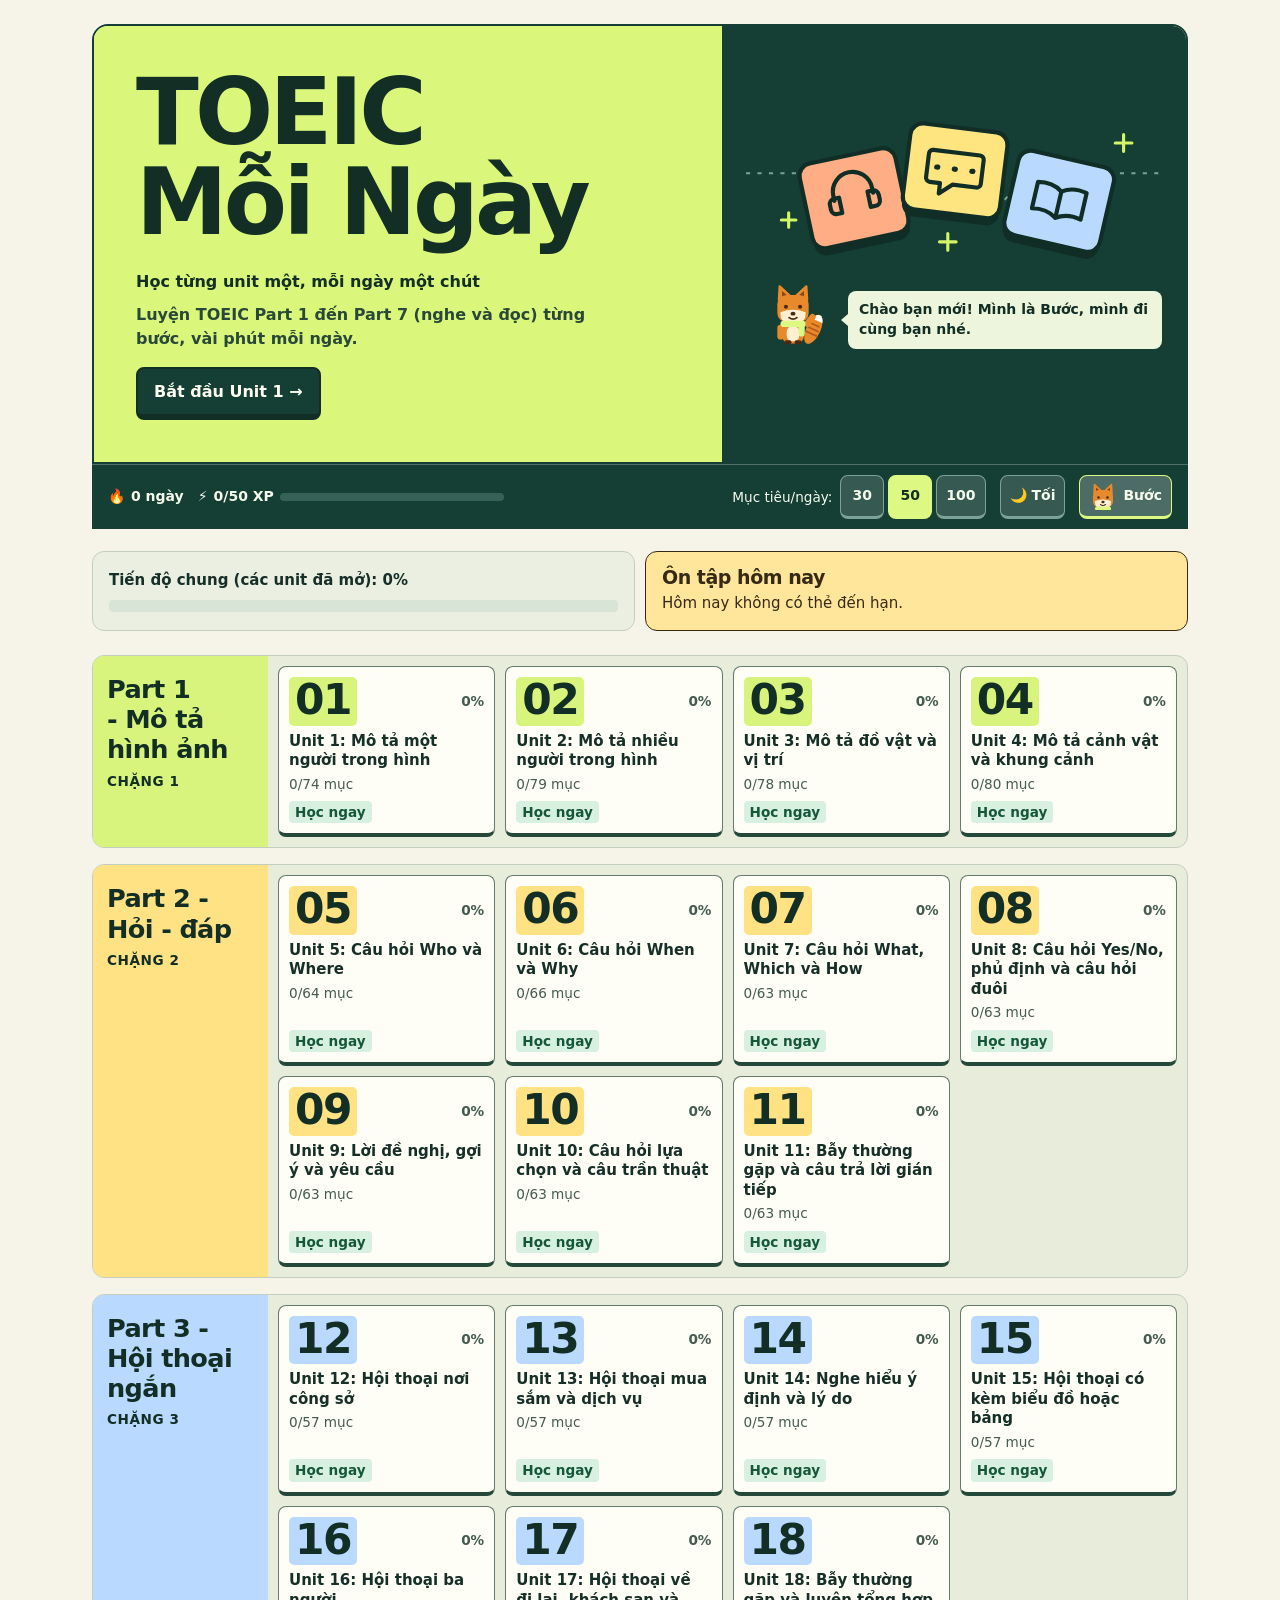
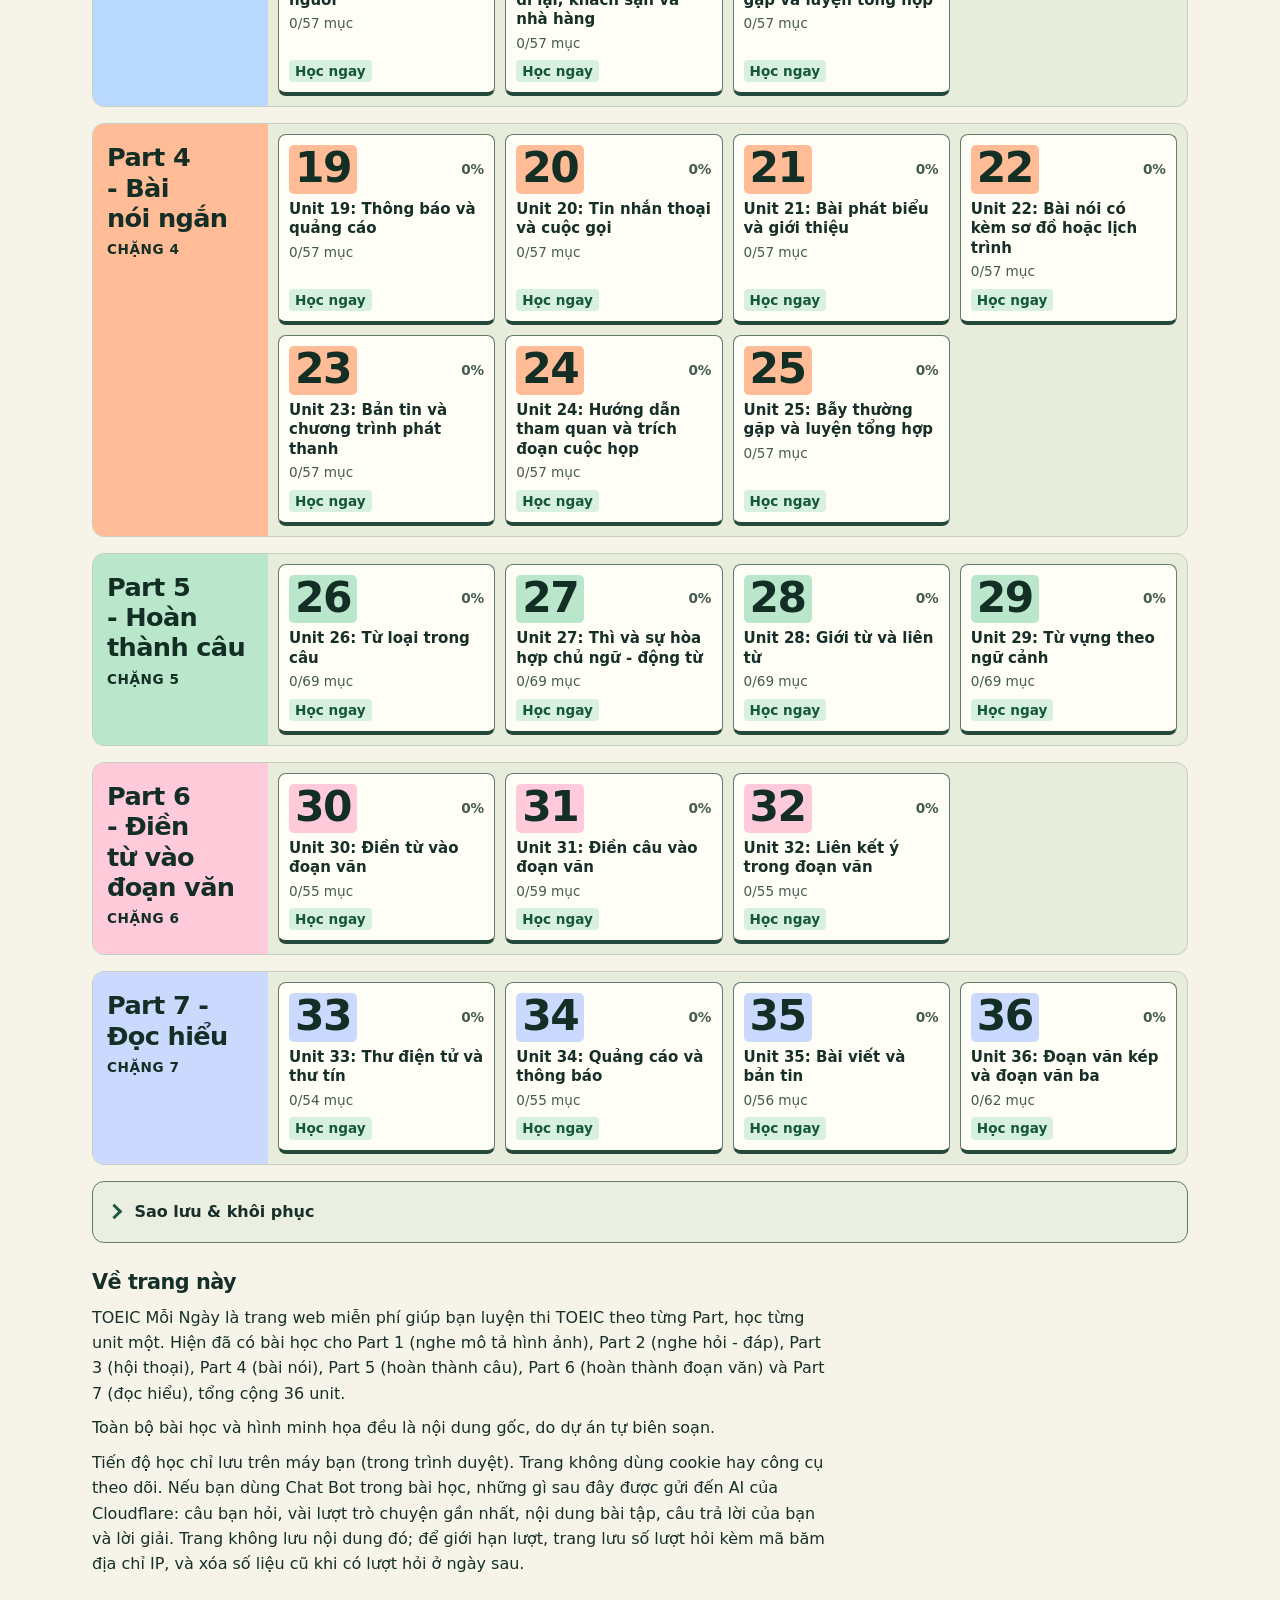
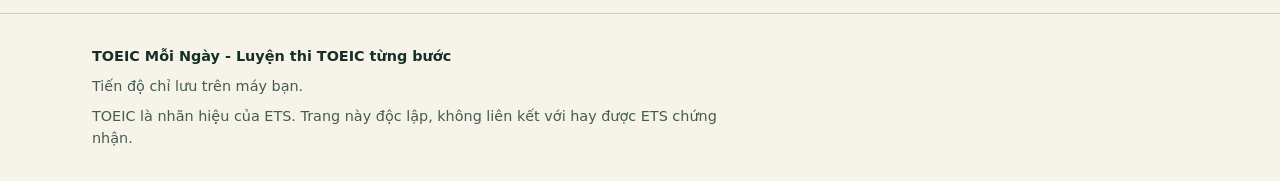
<file: index.html>
<!DOCTYPE html>
<html lang="vi" class="playground play-home">
<head>
<meta charset="utf-8">
<meta name="viewport" content="width=device-width, initial-scale=1">
<meta name="robots" content="noindex,nofollow">
<meta name="description" content="TOEIC Mỗi Ngày: luyện TOEIC Part 1 đến Part 7 (nghe và đọc) từng bước, vài phút mỗi ngày, ngay trên trình duyệt. Tiến độ chỉ lưu trên máy bạn.">
<meta name="theme-color" content="#153e34">
<meta name="apple-mobile-web-app-title" content="TOEIC Mỗi Ngày">
<meta property="og:title" content="TOEIC Mỗi Ngày | Luyện thi TOEIC từng bước">
<meta property="og:description" content="Luyện TOEIC Part 1 đến Part 7 (nghe và đọc) từng bước, vài phút mỗi ngày. Bài học và hình minh họa đều là nội dung gốc.">
<meta property="og:type" content="website">
<meta property="og:locale" content="vi_VN">
<title>TOEIC Mỗi Ngày | Luyện thi TOEIC từng bước</title>
<link rel="icon" type="image/svg+xml" href="data:image/svg+xml,%3Csvg xmlns='http://www.w3.org/2000/svg' viewBox='0 0 32 32'%3E%3Crect width='32' height='32' rx='7' fill='%23153e34'/%3E%3Ctext x='16' y='24' font-size='22' font-family='sans-serif' font-weight='bold' text-anchor='middle' fill='white'%3ET%3C/text%3E%3C/svg%3E">
<link rel="manifest" href="manifest.webmanifest">
<link rel="apple-touch-icon" href="assets/icons/apple-touch-icon.png">
<link rel="stylesheet" href="assets/css/site.css">
<link rel="stylesheet" href="assets/css/hud.css">
<link rel="stylesheet" href="assets/css/mascot.css">
<link rel="stylesheet" href="assets/css/home-extra.css">
<script>(function(){try{var o=JSON.parse(localStorage.getItem("tungbuoc.v1"));var t=o&&o.prefs&&o.prefs.theme;if(t==="light"||t==="dark")document.documentElement.setAttribute("data-theme",t);}catch(e){}})();</script>
</head>
<body>
<a class="skip" href="#catalog">Bỏ qua tới mục lục</a>
<header class="site-header">
  <div class="wrap">
    <div class="hero">
      <div class="hero-main">
        <h1>TOEIC <br>Mỗi Ngày</h1>
        <p class="muted-on-dark">Học từng unit một, mỗi ngày một chút</p>
        <p class="hero-pitch">Luyện TOEIC Part 1 đến Part 7 (nghe và đọc) từng bước, vài phút mỗi ngày.</p>
        <a id="start-cta" class="btn-start" href="unit.html?u=l01">Bắt đầu Unit 1 →</a>
      </div>
      <div class="hero-art">
        <svg class="hero-svg" viewBox="0 0 400 150" fill="none" aria-hidden="true" focusable="false">
          <path d="M0 54h95c23 0 27 34 50 34h86c23 0 27-34 50-34h119" stroke="#73a692" stroke-width="2" stroke-dasharray="4 7"/>
          <g transform="translate(55 35) rotate(-12 47 44)">
            <rect x="2" y="9" width="94" height="83" rx="12" fill="#102e26"/>
            <rect x="2" y="2" width="94" height="83" rx="12" fill="#ffad84" stroke="#102e26" stroke-width="4"/>
            <path d="M30 42v-5a19 19 0 0 1 38 0v5M30 40h5v15h-5a5 5 0 0 1-5-5v-5a5 5 0 0 1 5-5Zm38 0h-5v15h5a5 5 0 0 0 5-5v-5a5 5 0 0 0-5-5Z" stroke="#102e26" stroke-width="4" stroke-linecap="round" stroke-linejoin="round"/>
          </g>
          <g transform="translate(152 8) rotate(7 47 44)">
            <rect x="2" y="9" width="94" height="83" rx="12" fill="#102e26"/>
            <rect x="2" y="2" width="94" height="83" rx="12" fill="#ffe580" stroke="#102e26" stroke-width="4"/>
            <path d="M31 42h1m16 0h1m16 0h1" stroke="#102e26" stroke-width="5" stroke-linecap="round"/>
            <path d="M26 26h45a4 4 0 0 1 4 4v23a4 4 0 0 1-4 4H48L36 67V57H26a4 4 0 0 1-4-4V30a4 4 0 0 1 4-4Z" stroke="#102e26" stroke-width="4" stroke-linejoin="round"/>
          </g>
          <g transform="translate(252 37) rotate(13 47 44)">
            <rect x="2" y="9" width="94" height="83" rx="12" fill="#102e26"/>
            <rect x="2" y="2" width="94" height="83" rx="12" fill="#b9d9ff" stroke="#102e26" stroke-width="4"/>
            <path d="M49 34c-7-5-15-6-24-4v26c9-2 17-1 24 4 7-5 15-6 24-4V30c-9-2-17-1-24 4Zm0 0v26" stroke="#102e26" stroke-width="4" stroke-linecap="round" stroke-linejoin="round"/>
          </g>
          <path d="M355 25h16m-8-8v16M34 99h14m-7-7v14M186 120h16m-8-8v16" stroke="#d3f566" stroke-width="3" stroke-linecap="round"/>
        </svg>
        <div id="mascot-home" class="mascot-slot"></div>
      </div>
    </div>
    <div id="hud" class="hud-panel"></div>
  </div>
</header>
<main class="wrap" id="main">
  <div class="play-summary">
    <section class="card play-overall" aria-label="Tổng quan">
      <div id="overall"></div>
      <p id="unv-total" class="badge badge-warn big" role="status" data-edit-only></p>
      <p class="muted" data-edit-only>Mục "Chưa kiểm tra" là nội dung cần người xem xét xác nhận thêm.</p>
    </section>
    <div id="review-root"></div>
  </div>
  <div id="catalog" tabindex="-1"></div>
  <div id="backup-root"></div>
  <noscript><p class="card">Trang này cần JavaScript để hiển thị mục lục.</p></noscript>
</main>
<section class="wrap about" id="about" aria-labelledby="about-h">
  <div class="card">
    <h2 id="about-h">Về trang này</h2>
    <p>TOEIC Mỗi Ngày là trang web miễn phí giúp bạn luyện thi TOEIC theo từng Part, học từng unit một. Hiện đã có bài học cho Part 1 (nghe mô tả hình ảnh), Part 2 (nghe hỏi - đáp), Part 3 (hội thoại), Part 4 (bài nói), Part 5 (hoàn thành câu), Part 6 (hoàn thành đoạn văn) và Part 7 (đọc hiểu), tổng cộng 36 unit.</p>
    <p>Toàn bộ bài học và hình minh họa đều là nội dung gốc, do dự án tự biên soạn.</p>
    <p>Tiến độ học chỉ lưu trên máy bạn (trong trình duyệt). Trang không dùng cookie hay công cụ theo dõi. Nếu bạn dùng Chat Bot trong bài học, những gì sau đây được gửi đến AI của Cloudflare: câu bạn hỏi, vài lượt trò chuyện gần nhất, nội dung bài tập, câu trả lời của bạn và lời giải. Trang không lưu nội dung đó; để giới hạn lượt, trang lưu số lượt hỏi kèm mã băm địa chỉ IP, và xóa số liệu cũ khi có lượt hỏi ở ngày sau.</p>
    <p id="contact" hidden></p>
    <div id="pwa-root"></div>
  </div>
</section>
<footer class="site-footer"><div class="wrap"><p>TOEIC Mỗi Ngày - Luyện thi TOEIC từng bước</p><p>Tiến độ chỉ lưu trên máy bạn.</p><p>TOEIC là nhãn hiệu của ETS. Trang này độc lập, không liên kết với hay được ETS chứng nhận.</p></div></footer>
<script src="data/catalog.js"></script>
<script src="assets/js/core.js"></script>
<script src="assets/js/mascot.js"></script>
<script src="assets/js/loader.js"></script>
<script src="assets/js/fx.js"></script>
<script src="assets/js/home.js"></script>
<script defer src="assets/js/srs.js"></script>
<script defer src="assets/js/backup.js"></script>
<script defer src="assets/js/pwa.js"></script>
</body>
</html>
</file>
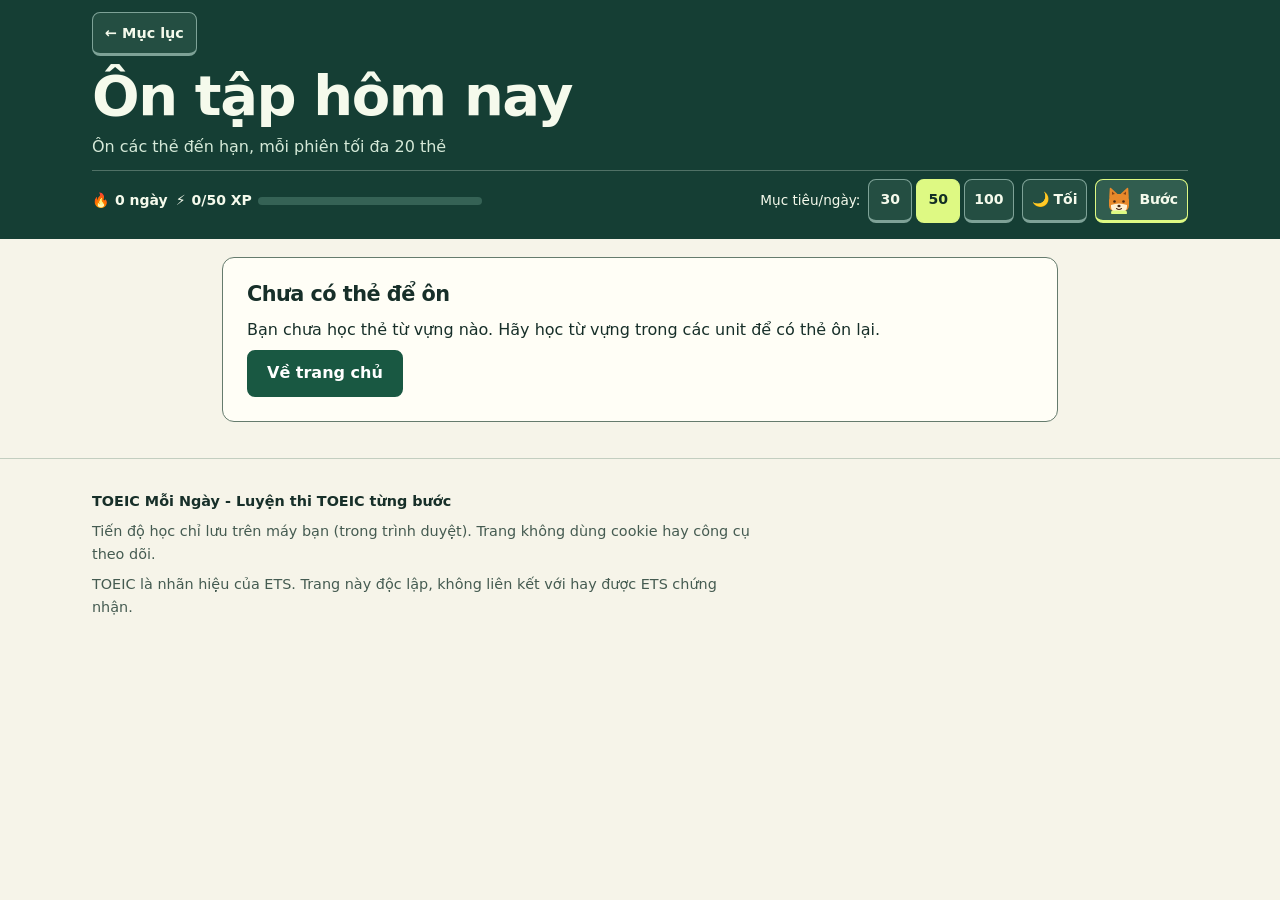
<file: review.html>
<!DOCTYPE html>
<html lang="vi" class="playground play-review">
<head>
<meta charset="utf-8">
<meta name="viewport" content="width=device-width, initial-scale=1">
<meta name="robots" content="noindex,nofollow">
<meta name="description" content="Ôn tập thông minh: ôn lại các thẻ từ vựng đến hạn theo lịch lặp lại ngắt quãng.">
<meta property="og:title" content="Ôn tập | TOEIC Mỗi Ngày">
<meta property="og:description" content="Ôn tập thông minh: ôn lại các thẻ từ vựng đến hạn theo lịch lặp lại ngắt quãng.">
<meta property="og:type" content="website">
<meta property="og:locale" content="vi_VN">
<meta name="theme-color" content="#153e34">
<meta name="apple-mobile-web-app-title" content="TOEIC Mỗi Ngày">
<title>Ôn tập | TOEIC Mỗi Ngày</title>
<link rel="icon" type="image/svg+xml" href="data:image/svg+xml,%3Csvg xmlns='http://www.w3.org/2000/svg' viewBox='0 0 32 32'%3E%3Crect width='32' height='32' rx='7' fill='%23153e34'/%3E%3Ctext x='16' y='24' font-size='22' font-family='sans-serif' font-weight='bold' text-anchor='middle' fill='white'%3ET%3C/text%3E%3C/svg%3E">
<link rel="manifest" href="manifest.webmanifest">
<link rel="apple-touch-icon" href="assets/icons/apple-touch-icon.png">
<link rel="stylesheet" href="assets/css/site.css">
<link rel="stylesheet" href="assets/css/hud.css">
<link rel="stylesheet" href="assets/css/mascot.css">
<link rel="stylesheet" href="assets/css/learn.css">
<link rel="stylesheet" href="assets/css/review.css">
<script>(function(){try{var o=JSON.parse(localStorage.getItem("tungbuoc.v1"));var t=o&&o.prefs&&o.prefs.theme;if(t==="light"||t==="dark")document.documentElement.setAttribute("data-theme",t);}catch(e){}})();</script>
</head>
<body>
<a class="skip" href="#review-main">Bỏ qua tới nội dung</a>
<header class="site-header">
  <div class="wrap">
    <p class="play-back"><a class="back" href="index.html">&larr; Mục lục</a></p>
    <h1>Ôn tập hôm nay</h1>
    <p class="muted-on-dark">Ôn các thẻ đến hạn, mỗi phiên tối đa 20 thẻ</p>
    <div id="hud"></div>
  </div>
</header>
<main class="wrap" id="review-main" tabindex="-1">
  <div id="review-app"><p class="muted">Đang tải thẻ...</p></div>
  <noscript><p class="card">Trang này cần JavaScript.</p></noscript>
</main>
<footer class="site-footer"><div class="wrap"><p>TOEIC Mỗi Ngày - Luyện thi TOEIC từng bước</p><p>Tiến độ học chỉ lưu trên máy bạn (trong trình duyệt). Trang không dùng cookie hay công cụ theo dõi.</p><p>TOEIC là nhãn hiệu của ETS. Trang này độc lập, không liên kết với hay được ETS chứng nhận.</p></div></footer>
<script src="data/catalog.js"></script>
<script src="assets/js/core.js"></script>
<script src="assets/js/mascot.js"></script>
<script src="assets/js/loader.js"></script>
<script src="assets/js/fx.js"></script>
<script src="assets/js/srs.js"></script>
<script src="assets/js/review.js"></script>
<script defer src="assets/js/pwa.js"></script>
</body>
</html>
</file>
<file: assets/css/site.css>
/* Shared styles for the language playground. */
*{box-sizing:border-box}
html{-webkit-text-size-adjust:100%;caret-color:var(--pri);accent-color:var(--pri)}
::selection{color:var(--pri-ink);background:var(--pri)}
body{margin:0;font:1rem/1.58 system-ui,-apple-system,"Segoe UI",Roboto,Arial,sans-serif;color:var(--ink);background:var(--bg);overflow-wrap:anywhere}
html:not([data-edit="1"]) [data-edit-only]{display:none!important}
.wrap{max-width:720px;margin:0 auto;padding:0 16px}
h1,h2,h3,h4,h5,h6{text-wrap:balance}
h1{font-size:1.6rem;line-height:1.25;margin:.3em 0;font-weight:800;letter-spacing:-.01em}
h2{font-size:1.3rem;line-height:1.3;margin:1.3em 0 .5em;font-weight:800}
h3{font-size:1.1rem;line-height:1.3;margin:.6em 0;font-weight:700}
h5,h6,small{font-size:.85rem}
p{margin:.5em 0}
a{color:var(--pri);font-weight:600;text-underline-offset:.15em}
:focus-visible{outline:3px solid var(--focus);outline-offset:2px}
.site-header :focus-visible{outline-color:var(--hd-focus)}
.skip{position:absolute;left:-999px;top:0;background:var(--card);color:var(--ink);padding:0 12px;min-height:44px;min-width:44px;display:inline-flex;align-items:center;z-index:10;border-radius:var(--radius-sm)}
.skip:focus{left:8px;top:8px}
.site-header{background:var(--hd);color:var(--hd-ink);caret-color:var(--hd-focus);accent-color:var(--hd-focus);padding:14px 0 20px;border-radius:0 0 28px 28px;box-shadow:var(--shadow)}
.site-header::selection,.site-header ::selection{color:var(--hd);background:var(--hd-focus)}
.site-header a,.back{min-width:44px;color:var(--hd-ink);display:inline-flex;align-items:center;min-height:44px}
.muted-on-dark{color:var(--hd-sub);margin:0}
.site-header .hud-item{color:var(--hd-ink)}
.site-header .hud-meter{background:var(--hd-track)}
.site-footer{margin-top:36px;padding:18px 0;border-top:1px solid var(--line);text-align:center;color:var(--muted);font-size:.9rem}
.muted{color:var(--muted)}
.card{background:var(--card);border:1px solid var(--line);border-radius:var(--radius);padding:18px;margin:14px 0;box-shadow:var(--shadow)}
main.wrap{padding-top:8px}
.list{list-style:none;margin:0;padding:0}
.list.card{padding:8px 18px}
.list li{padding:10px 0;border-bottom:1px solid var(--line)}
.list li:last-child{border-bottom:0}
.en{font-weight:700;margin:.2em 0}
.vi-line{margin:.1em 0 .3em;color:var(--muted)}
.label{display:block;font-weight:700;margin:.6em 0 .2em}
.badge{white-space:nowrap;flex-shrink:0;display:inline-block;font-size:.85rem;line-height:1.5;padding:2px 10px;border-radius:999px;margin-left:4px;font-weight:700;vertical-align:middle}
.badge-warn{background:var(--warn-bg);color:var(--warn-ink);border:1px solid var(--warn-line)}
.badge-info{background:var(--info-bg);color:var(--info-ink)}
.badge-ok{background:var(--ok-bg);color:var(--ok)}
.badge-soon{background:var(--soon-bg);color:var(--soon-ink)}
.badge.big{font-size:1rem;padding:6px 14px;margin:8px 0 0}
.site-header .badge-warn{margin-left:0}
/* nut */
.btn{min-height:44px;min-width:44px;padding:8px 18px;font:inherit;font-weight:700;color:var(--ink);background:var(--card);border:2px solid var(--pri);border-radius:14px;cursor:pointer;transition:background .15s,color .15s,border-color .15s,transform .15s}
.btn:hover:not(:disabled){background:var(--card-2)}
.btn:active:not(:disabled){transform:scale(.97)}
.btn:disabled{color:var(--dis-ink);background:var(--dis-bg);border-color:var(--dis-line);cursor:not-allowed}
.btn-primary{background:var(--pri);color:var(--pri-ink);border-color:var(--pri)}
.btn-primary:hover:not(:disabled){background:var(--pri-hover);border-color:var(--pri-hover)}
.btn[aria-pressed="true"]{background:var(--ok-bg);border-color:var(--ok);color:var(--ink)}
.btn-speak{background:var(--card-2);color:var(--ink);border-color:var(--line-strong)}
.row{display:flex;flex-wrap:wrap;gap:10px;margin:12px 0}
/* tab */
.tabs-wrap{background:var(--card);border-bottom:1px solid var(--line);position:sticky;top:0;z-index:5;box-shadow:var(--shadow)}
.tabs{display:flex;gap:6px;overflow-x:auto;-webkit-overflow-scrolling:touch;padding:8px 0}
.tab{flex:0 0 auto;min-height:44px;min-width:44px;padding:8px 16px;font:inherit;font-weight:700;color:var(--ink);background:transparent;border:2px solid transparent;border-radius:999px;cursor:pointer;white-space:nowrap}
.tab:hover{background:var(--card-2)}
.tab[aria-selected="true"]{color:var(--pri-ink);background:var(--pri);border-color:var(--pri)}
[role="tabpanel"]:focus{outline:none}
/* anh */
.fig{display:block;max-width:100%;height:auto;margin:12px 0;border:1px solid var(--line);border-radius:var(--radius-sm)}
.fig--wide{aspect-ratio:16/9;object-fit:contain;background:var(--card)}
.fig-missing{font-style:italic}
/* details / summary dung chung */
.fold{margin:12px 0}
.fold>summary,details.fold>summary{min-height:44px;display:flex;align-items:center;gap:10px;cursor:pointer;font-weight:700;list-style:none;border-radius:var(--radius-sm)}
.fold>summary::-webkit-details-marker{display:none}
.fold>summary::before{content:"";flex:0 0 auto;width:8px;height:8px;margin:0 4px 0 2px;border-right:3px solid var(--pri);border-bottom:3px solid var(--pri);transform:rotate(-45deg);transition:transform .2s}
.fold[open]>summary::before{transform:rotate(45deg)}
/* flashcard */
.flash{min-height:170px;background:var(--card);border:2px solid var(--pri);border-radius:24px;padding:20px;margin:12px 0;display:flex;flex-direction:column;justify-content:center;align-items:center;text-align:center;box-shadow:var(--shadow)}
.flash.is-back{background:var(--card-2)}
.flash.is-known{border-color:var(--ok)}
.flash-main{font-size:1.7rem;font-weight:800;margin:.2em 0}
.flash-meta{min-height:1.6em;margin:.2em 0}
/* bai tap */
.inp{width:100%;min-height:44px;padding:8px 12px;font:inherit;color:var(--ink);background:var(--card);border:2px solid var(--line-strong);border-radius:var(--radius-sm)}
.inp:focus-visible{border-color:var(--pri)}
.inp-inline{width:12em;max-width:100%;display:inline-block}
.qrow{padding:10px 0;border-bottom:1px solid var(--line)}
.qrow:last-of-type{border-bottom:0}
.fb{margin:6px 0}
.fb.ok,.ok{color:var(--ok);font-weight:700}
.fb.bad,.bad{color:var(--bad);font-weight:700}
.explain{color:var(--ink);font-weight:400}
.score{font-weight:800;color:var(--pri);min-height:1.6em}
.score,.hud-xp-n,.hud-goals .hud-btn,.game-score,.game-best,.game-xp,.game-sum{font-variant-numeric:tabular-nums}
.opts{display:grid;gap:10px;margin:12px 0}
.opt{text-align:left;width:100%}
.notice{background:var(--warn-bg);color:var(--warn-ink);border:1px solid var(--warn-line);border-radius:var(--radius-sm);padding:12px 14px;margin:12px 0}
.notice[hidden],[hidden]{display:none!important}
.reveal{margin-top:6px}
/* thanh tien do */
.bar{height:16px;background:var(--track);border-radius:999px;overflow:hidden;margin:6px 0}
.bar-fill{height:100%;background:var(--pri);border-radius:2px}
/* ban do hanh trinh (trang chu) */
.stage-head h2{margin:0}
.stage-no{font-weight:800;letter-spacing:.04em;text-transform:uppercase;margin:0}
.node{font-weight:700;text-decoration:none;transition:transform .15s,border-color .15s}
.node-body{flex:1 1 auto;min-width:0;display:flex;flex-direction:column;gap:2px}
.node-title{font-weight:800}
.node-sub{font-weight:500;color:var(--muted)}
.soon-fold{background:var(--card-2);border-radius:var(--radius);padding:0 14px;margin:14px 0}
.soon-fold .units{padding-bottom:10px}
.soon-fold h3{margin:.4em 0;color:var(--muted)}
.units{list-style:none;margin:0;padding:0}
.unit-row{padding:8px 0;border-bottom:1px solid var(--line);color:var(--soon-ink);display:flex;align-items:center;justify-content:space-between;gap:8px;min-height:44px}
.unit-row:last-child{border-bottom:0}
#anim-root{min-height:60px}
@media (min-width:600px){.wrap{padding:0 24px}h1{font-size:1.9rem}.opts{grid-template-columns:1fr 1fr}.site-header{padding:18px 0 24px}}
@media (prefers-reduced-motion:reduce){*{animation:none!important;transition:none!important;scroll-behavior:auto!important}}

.listen-btns{display:inline-flex;flex-wrap:wrap;gap:8px;margin:4px 0}
.opt-row{display:flex;flex-wrap:wrap;gap:8px;align-items:center}
.opt-row .opt{flex:1 1 120px;width:auto}

/* khung gap dung chung cho cac khoi moi (chi details.fold.bk: Sao luu) */
.fold.bk { border: 1px solid var(--line-strong); border-radius: var(--radius); padding: 0.5rem 0.9rem; margin: 1rem 0; background: var(--card-2); }
.fold.bk > summary { cursor: pointer; font-weight: 600; padding: 0.35rem 0; }
.fold.bk[open] > summary { margin-bottom: 0.5rem; }

/* Language playground palette. */
:root {
  --ink: #172f29;
  --muted: #455b51;
  --bg: #f6f4e9;
  --card: #fffef6;
  --card-2: #ebefe1;
  --line: #c3cec0;
  --line-strong: #657b6d;
  --pri: #195842;
  --pri-ink: #ffffff;
  --pri-hover: #0e4533;
  --accent: #286b50;
  --ok: #15573a;
  --ok-bg: #d8f1de;
  --bad: #8e2c21;
  --bad-bg: #ffe2da;
  --warn-bg: #fff0b7;
  --warn-ink: #563909;
  --warn-line: #866320;
  --info-bg: #dceafb;
  --info-ink: #204564;
  --soon-bg: #e4e9de;
  --soon-ink: #3d5147;
  --track: #d8e4d5;
  --dis-bg: #eeefe5;
  --dis-ink: #4c5c52;
  --dis-line: #96a597;
  --focus: #8a320c;
  --key-edge: #244839;
  --review-bg: #ffe69b;
  --review-ink: #362a17;
  --tile-ground: #e8eddb;
  --hd: #153e34;
  --hd-ink: #f5faec;
  --hd-sub: #d5e9d8;
  --hd-focus: #def983;
  --hd-track: #356255;
  --lime: #dbf77b;
  --forest: #153e34;
  --forest-ink: #122e25;
  --radius: 12px;
  --radius-sm: 8px;
  --shadow: none;
  --overlay-shadow: 0 10px 28px rgb(5 23 16 / .28);
  --hd-control: #244e42;
  --hd-control-hover: #315d4f;
  --hd-line: #507166;
  --hd-control-line: #7ea297;
  --speech-bg: #edf5dc;
  color-scheme: light;
  scrollbar-color: var(--line-strong) var(--bg);
  scroll-padding-top: 16px;
}
:root[data-theme="dark"] {
  --ink: #edf6ee;
  --muted: #b7cbc0;
  --bg: #111e1a;
  --card: #192c25;
  --card-2: #243d32;
  --line: #465f53;
  --line-strong: #8ca99a;
  --pri: #ccef73;
  --pri-ink: #192a12;
  --pri-hover: #dffb9b;
  --accent: #ccef73;
  --ok: #a0e6bc;
  --ok-bg: #204333;
  --bad: #ffb6a7;
  --bad-bg: #542e29;
  --warn-bg: #45391a;
  --warn-ink: #ffe4a1;
  --warn-line: #b99447;
  --info-bg: #243e53;
  --info-ink: #c1e2ff;
  --soon-bg: #283a31;
  --soon-ink: #c1d6c8;
  --track: #354f42;
  --dis-bg: #263a31;
  --dis-ink: #b9cbbf;
  --dis-line: #708c7e;
  --focus: #f5c663;
  --key-edge: #0b1712;
  --review-bg: #4c3b21;
  --review-ink: #ffe8a8;
  --tile-ground: #24392e;
  color-scheme: dark;
}
@media (prefers-color-scheme: dark) {
  :root:not([data-theme]) {
    --ink: #edf6ee;
    --muted: #b7cbc0;
    --bg: #111e1a;
    --card: #192c25;
    --card-2: #243d32;
    --line: #465f53;
    --line-strong: #8ca99a;
    --pri: #ccef73;
    --pri-ink: #192a12;
    --pri-hover: #dffb9b;
    --accent: #ccef73;
    --ok: #a0e6bc;
    --ok-bg: #204333;
    --bad: #ffb6a7;
    --bad-bg: #542e29;
    --warn-bg: #45391a;
    --warn-ink: #ffe4a1;
    --warn-line: #b99447;
    --info-bg: #243e53;
    --info-ink: #c1e2ff;
    --soon-bg: #283a31;
    --soon-ink: #c1d6c8;
    --track: #354f42;
    --dis-bg: #263a31;
    --dis-ink: #b9cbbf;
    --dis-line: #708c7e;
    --focus: #f5c663;
    --key-edge: #0b1712;
    --review-bg: #4c3b21;
    --review-ink: #ffe8a8;
    --tile-ground: #24392e;
    color-scheme: dark;
  }
}

.playground .wrap { width: 100%; max-width: 1160px; padding-inline: clamp(16px, 3vw, 32px); }
.playground .site-header { background: var(--hd); box-shadow: none; border-radius: 0; }
.playground h1, .playground h2, .playground h3 { letter-spacing: -.025em; }
.playground h2 { line-height: 1.18; font-weight: 850; }
.playground :is(.btn, .node, .btn-start, .tab) { touch-action: manipulation; }
.playground :is(.btn, .next-btn, .tab) {
  min-width: 44px;
  min-height: 44px;
  border-radius: 8px;
}
.playground :is(.btn, .next-btn) {
  --key-depth: 4px;
  max-width: 100%;
  border-bottom-width: var(--key-depth);
}
.playground :is(.btn, .next-btn):active:not(:disabled) { transform: translateY(2px); }
.playground .site-header .btn:focus-visible { outline-color: var(--hd-focus); }
.playground .btn:focus-visible { outline: 3px solid var(--focus); outline-offset: 2px; }
.playground .badge { max-width: 100%; white-space: normal; }
.playground .bar { border-radius: 4px; }
.playground :is(input, textarea)::placeholder { color: var(--muted); opacity: 1; }
.playground .site-footer { text-align: start; padding-block: 24px; }
.playground .site-footer p { max-width: 72ch; }
.playground .site-footer p:first-child { font-weight: 800; color: var(--ink); }

/* The same HUD sits on the start board and on the unit masthead. */
.playground .site-header .hud {
  --hud-btn-bg: var(--hd-control);
  --hud-btn-hover: var(--hd-control-hover);
  gap: 8px;
  font-size: .875rem;
  line-height: 1.25;
}
.playground .site-header .hud.hud-panel {
  margin-top: 0;
  padding: 12px;
  background: var(--forest);
  border: 0;
  border-top: 1px solid var(--hd-line);
  border-radius: 0;
  box-shadow: none;
}
.playground .site-header .hud-streak,
.playground .site-header .hud-xp { min-height: 38px; font-variant-numeric: tabular-nums; }
.playground .site-header .hud-xp { flex: 1 1 136px; min-width: 0; }
.playground .site-header .hud-meter { min-width: 32px; max-width: 14rem; height: 8px; }
.playground .site-header .hud-meter .bar-fill { background: var(--hd-focus); }
.playground .site-header .hud-goalbox { margin: 0; gap: 6px 8px; }
.playground .hud-goals { gap: 4px; }
.playground .site-header .hud-btn {
  padding-inline: 9px;
  border-width: 1px 1px 3px;
  border-color: var(--hd-control-line);
}
.playground .site-header .hud-btn:focus-visible { outline-color: var(--hd-focus); }

/* Home */
.play-home .site-header {
  padding-block: 16px 0;
  background: transparent;
}
.play-home .site-header > .wrap { display: grid; }
.play-home .hero {
  display: grid;
  grid-template-columns: minmax(0, 1fr);
  gap: 0;
  margin: 0;
  align-items: stretch;
  border: 2px solid var(--forest);
  border-radius: 16px 16px 0 0;
  overflow: clip;
}
.play-home .hero-main {
  display: flex;
  flex-direction: column;
  align-items: start;
  background: var(--lime);
  color: var(--forest-ink);
  padding: clamp(20px, 4vw, 42px);
}
.play-home .hero h1 {
  margin: 0 0 .23em;
  font-size: clamp(3.05rem, 8.25vw, 5.75rem);
  font-weight: 900;
  line-height: .98;
  letter-spacing: -.04em;
}
.play-home .hero-main > .muted-on-dark { color: var(--forest-ink); font-weight: 800; }
.play-home .hero-pitch {
  margin: .5rem 0 1rem;
  max-width: 42ch;
  color: #294839;
  font-size: 1rem;
  font-weight: 550;
  line-height: 1.5;
}
.play-home .site-header a.btn-start {
  width: fit-content;
  min-width: 44px;
  max-width: 100%;
  min-height: 52px;
  margin-top: auto;
  padding: 10px 16px;
  background: var(--forest);
  color: #fffef3;
  border: 2px solid var(--forest-ink);
  border-bottom-width: 6px;
  border-radius: 8px;
  font-size: 1rem;
  box-shadow: none;
  justify-content: start;
  text-align: start;
}
.play-home .site-header a.btn-start:hover { background: #245343; transform: none; }
.play-home .site-header a.btn-start:active { transform: translateY(2px); }
.play-home .site-header a.btn-start:focus-visible { outline-color: var(--forest-ink); }
.play-home .hero-art {
  display: grid;
  justify-items: center;
  align-content: center;
  min-width: 0;
  padding: 4px clamp(12px, 2vw, 24px) 8px;
  background: var(--forest);
}
.play-home .hero-svg { display: block; width: 100%; max-width: 420px; height: auto; }
.play-home #mascot-home { gap: 8px; margin: 0; max-width: 420px; width: 100%; }
.play-home #mascot-home .mascot { width: 72px; height: 72px; }
.play-home #mascot-home .m-steps { display: none; }
.play-home #mascot-home .mascot-say {
  color: var(--forest-ink);
  background: var(--speech-bg);
  border-radius: 8px;
  box-shadow: none;
  font-size: .875rem;
  padding: 9px 11px;
}

.play-home .play-summary {
  display: grid;
  gap: 10px;
  margin-block: 14px 24px;
}
.play-home .play-summary .card { height: 100%; margin: 0; padding: 14px 16px; }
.play-home .play-overall {
  display: grid;
  align-content: center;
  background: var(--card-2);
  border: 1px solid var(--line);
}
.play-home #overall .label { margin: 0 0 10px; font-size: .9375rem; line-height: 1.35; }
.play-home #overall .bar { margin: 0; height: 12px; }
.play-home #review-root:empty { display: none; }
.play-home #review-root .review-card {
  display: grid;
  align-content: center;
  gap: 4px 14px;
  background: var(--review-bg);
  color: var(--review-ink);
  border-color: var(--review-ink);
}
.play-home #review-root :is(.review-h, .review-line) { margin: 0; }
.play-home #review-root .review-h { font-size: 1.1875rem; }
.play-home #review-root .review-line { font-size: .9375rem; }
.play-home #review-root .review-go {
  justify-self: start;
  margin-top: 6px;
  border-color: var(--forest-ink);
  color: #fffef3;
  background: var(--forest);
}
.play-home #review-root .review-go:hover { background: #245343; }
.play-home #review-root .review-go:focus-visible { outline-color: var(--review-ink); }

.play-home #catalog { counter-reset: level; }
.play-home #catalog > section.card {
  --part-color: #d8f47d;
  margin: 0 0 16px;
  padding: 0;
  background: var(--tile-ground);
  border: 1px solid var(--line);
  border-radius: 12px;
}
.play-home #catalog > section:nth-of-type(2) { --part-color: #ffe283; }
.play-home #catalog > section:nth-of-type(3) { --part-color: #b9d9ff; }
.play-home #catalog > section:nth-of-type(4) { --part-color: #ffbc96; }
.play-home #catalog > section:nth-of-type(5) { --part-color: #bae7cb; }
.play-home #catalog > section:nth-of-type(6) { --part-color: #ffcbda; }
.play-home #catalog > section:nth-of-type(7) { --part-color: #cbd9ff; }
.play-home .stage-head {
  display: flex;
  flex-wrap: wrap;
  align-content: center;
  align-items: center;
  justify-content: space-between;
  gap: 6px 12px;
  padding: 12px;
  background: var(--part-color);
  color: var(--forest-ink);
  border-radius: 11px 11px 0 0;
}
.play-home .stage-head h2 { font-size: clamp(1.125rem, 2vw, 1.625rem); }
.play-home .stage-no {
  color: inherit;
  font-size: .85rem;
  white-space: nowrap;
}
.play-home .journey {
  display: grid;
  grid-template-columns: repeat(2, minmax(0, 1fr));
  gap: 8px;
  margin: 0;
  padding: 8px;
  list-style: none;
}
.play-home .journey > li { display: flex; min-width: 0; margin: 0; }
.play-home .journey .node {
  counter-increment: level;
  display: grid;
  flex: 1;
  grid-template-columns: minmax(0, 1fr) auto;
  grid-template-rows: auto 1fr auto;
  gap: 6px 4px;
  align-items: center;
  min-width: 0;
  min-height: 152px;
  padding: 8px;
  color: var(--ink);
  background: var(--card);
  border: 1px solid var(--line-strong);
  border-bottom: 4px solid var(--key-edge);
  border-radius: 8px;
}
.play-home .journey .node::before {
  content: counter(level, decimal-leading-zero);
  content: counter(level, decimal-leading-zero) / "";
  grid-area: 1 / 1;
  justify-self: start;
  padding: 2px 6px 4px;
  background: var(--part-color);
  color: var(--forest-ink);
  border-radius: 5px;
  font-size: clamp(1.75rem, 4vw, 2.65rem);
  line-height: 1;
  font-weight: 900;
  font-variant-numeric: tabular-nums;
  letter-spacing: -.035em;
}
.play-home .journey .node:hover { border-color: var(--pri); background: var(--card-2); transform: none; }
.play-home .journey .node:active { transform: translateY(2px); }
.play-home .journey .node:focus-visible { outline-offset: 0; }
.play-home .journey .ring {
  grid-area: 1 / 2;
}
.play-home .journey .ring-in {
  display: block;
  color: var(--muted);
  font-size: .85rem;
  font-variant-numeric: tabular-nums;
  text-align: end;
}
.play-home .journey .node-body { grid-area: 2 / 1 / 3 / -1; align-self: start; gap: 3px; }
.play-home .journey .node-title { font-size: .9375rem; line-height: 1.3; }
.play-home .journey .node-sub { font-size: .85rem; }
.play-home .journey .badge {
  grid-area: 3 / 1 / 4 / -1;
  justify-self: start;
  margin: 0;
  padding: 1px 6px;
  border-radius: 4px;
  font-size: .85rem;
}
.play-home :is(#backup-root, .about) a { display: inline-block; min-height: 44px; min-width: 44px; }
.play-home .about > .card { padding: 0; border: 0; background: transparent; }
.play-home .about p { max-width: 72ch; }

@media (max-width: 479px) {
  .play-home .site-header { padding-top: 8px; }
  .play-home .hero-main { padding: 14px; }
  .play-home .hero h1 { font-size: clamp(1.85rem, 9vw, 2.6rem); line-height: 1.08; }
  .play-home .hero h1 br { display: none; }
  .play-home .hero-main > .muted-on-dark,
  .play-home .hero-pitch { font-size: .875rem; line-height: 1.35; }
  .play-home .hero-pitch { margin: 4px 0 9px; }
  .play-home .site-header a.btn-start { min-height: 44px; padding: 5px 12px; }
  .play-home .hero-svg { display: none; }
  .play-home .hero-art { padding-block: 4px; }
  .play-home .hero-art:has(#mascot-home:empty),
  .play-home .hero-art:has(#mascot-home[hidden]) { display: none; }
  .play-home #mascot-home .mascot { width: 48px; height: 48px; }
  .play-home #mascot-home .mascot-say { padding: 5px 8px; line-height: 1.3; }
  .play-home .site-header .hud.hud-panel { padding: 4px 8px 8px; gap: 4px; }
  .play-home .site-header :is(.hud-streak, .hud-xp) { min-height: 24px; }
  .play-home .site-header .hud-xp { flex-basis: 68%; }
  .play-home .site-header .hud-goalbox { flex-direction: column; align-items: start; gap: 2px; }
  .play-home .site-header .hud-btn { padding-inline: 6px; }
  .play-home .site-header .hud-mascot-face,
  .play-home .site-header .hud-mascot-face .mascot { width: 22px; height: 22px; }
  .play-home .site-header :is(.hud-theme, .hud-mascot) { align-self: end; }
  .play-home .play-summary { margin-block: 8px 12px; }
  .play-home .play-summary { grid-template-columns: minmax(0, 1fr) minmax(0, 1fr); }
  .play-home .play-summary .card { padding: 10px; }
  .play-home #overall .label, .play-home #review-root .review-line { font-size: .875rem; }
  .play-home #review-root .review-h { font-size: 1rem; }
}
@media (min-width: 640px) {
  .play-home .site-header { padding-top: 24px; }
  .play-home .hero { grid-template-columns: minmax(0, 1.15fr) minmax(0, .85fr); }
  .play-home #mascot-home .mascot { width: 94px; height: 94px; }
  .play-home .site-header .hud.hud-panel { padding: 10px 16px; }
  .play-home .play-summary { grid-template-columns: minmax(0, 1fr) minmax(0, 1fr); }
  .play-home #review-root .review-card:has(.review-go) { grid-template-columns: minmax(0, 1fr) auto; }
  .play-home #review-root .review-card:has(.review-go) .review-go { grid-area: 1 / 2 / 3; align-self: center; margin: 0; }
  .play-home .journey { grid-template-columns: repeat(4, minmax(0, 1fr)); }
}
@media (min-width: 920px) {
  .play-home #catalog > section.card {
    display: grid;
    grid-template-columns: 175px minmax(0, 1fr);
  }
  .play-home .stage-head { align-content: start; padding: 18px 14px; border-radius: 11px 0 0 11px; }
  .play-home .journey { gap: 10px; padding: 10px; }
  .play-home .journey .node { padding: 10px; }
  .play-home #catalog .soon-fold { grid-column: 2; }
}
</file>
<file: assets/css/hud.css>
/* hud.css - thanh streak/XP/muc tieu/giao dien, toast, nut nghe. Chi dung token kem gia tri du phong. */
.hud {
  display: flex; flex-wrap: wrap; align-items: center; gap: 8px 14px;
  margin-top: 10px;
}
.hud-item {
  display: inline-flex; align-items: center; gap: 6px;
  font-weight: 600; color: var(--hd-ink, inherit);
}
.hud-xp { flex: 1 1 180px; min-width: 160px; }
.hud-meter {
  flex: 1 1 60px; min-width: 60px; height: 10px;
  background: var(--line, #d9dee7); border-radius: 999px; overflow: hidden;
}
.hud-meter .bar-fill {
  height: 100%; background: var(--accent, var(--ok, #1f9d55));
  border-radius: 999px; transition: width .4s ease;
}
.hud-goalbox { flex-wrap: wrap; gap: 6px 8px; }
.hud-goal-lbl { font-weight: 600; font-size: .85rem; color: var(--muted, inherit); }
.site-header .hud-goal-lbl { color: var(--hd-ink, #fff); font-weight: 500; }
.hud-goals { display: inline-flex; gap: 6px; }
.hud-btn {
  min-width: 44px; min-height: 44px; padding: 0 12px;
  border: 1px solid var(--line, #d9dee7); border-radius: var(--radius-sm, 12px);
  background: var(--card, #fff); color: var(--ink, #1d2433);
  font: inherit; font-weight: 600; cursor: pointer;
}
.hud-btn[aria-pressed="true"] {
  background: var(--pri, #2563eb); color: var(--pri-ink, #fff); border-color: var(--pri, #2563eb);
}
.hud-btn:focus-visible { outline: 3px solid var(--focus, #f59e0b); outline-offset: 2px; }

.site-header .hud.hud-panel {
  --hud-btn-bg: rgba(255, 255, 255, .14);
  --hud-btn-hover: rgba(255, 255, 255, .24);
  margin-top: 16px; padding: 12px 14px; gap: 10px 14px;
  background: rgba(16, 11, 48, .28);
  border: 1px solid rgba(255, 255, 255, .18);
  border-radius: 18px;
  box-shadow: 0 4px 16px rgba(0, 0, 0, .14);
}
.site-header .hud-panel .hud-xp { flex: 1 1 150px; min-width: 140px; max-width: 100%; }
.site-header .hud-panel .hud-meter { min-width: 56px; }
.site-header .hud-panel .hud-meter .bar-fill { background: var(--hd-focus, #ffd24a); }
.site-header .hud-panel .hud-goals { flex-wrap: wrap; }
.site-header .hud-btn {
  background: var(--hud-btn-bg, rgba(0, 0, 0, .16));
  color: var(--hd-ink, #fff);
  border-color: rgba(255, 255, 255, .28);
}
.site-header .hud-btn:not([aria-pressed="true"]):hover { background: var(--hud-btn-hover, rgba(0, 0, 0, .08)); }
.site-header .hud-btn:focus-visible { outline-color: var(--hd-focus, #ffd24a); }
.site-header .hud-btn[aria-pressed="true"],
.site-header .hud-btn[aria-pressed="true"]:hover {
  background: var(--hd-focus, #ffd24a);
  color: var(--forest-ink);
  border-color: var(--hd-focus, #ffd24a);
  font-weight: 800;
}
/* chi muc tieu dang chon moi to vang; nut bat/tat (giao dien, linh vat) dung vien sang cho do roi mat */
.site-header .hud-btn.hud-theme[aria-pressed="true"],
.site-header .hud-btn.hud-theme[aria-pressed="true"]:hover,
.site-header .hud-btn.hud-mascot[aria-pressed="true"],
.site-header .hud-btn.hud-mascot[aria-pressed="true"]:hover {
  background: var(--hud-btn-hover, rgba(0, 0, 0, .08)); color: var(--hd-ink, #fff); border-color: var(--hd-focus, #ffd24a); font-weight: 700;
}
@media (min-width: 600px) {
  .site-header .hud-panel .hud-xp { flex: 1 1 320px; }
  .site-header .hud-panel .hud-goalbox { margin-right: auto; }
}

.mascot-mini .m-steps,.mascot-mini .m-tail,.mascot-mini .m-armL,.mascot-mini .m-armR{display:none}
.hud-mascot { display: inline-flex; align-items: center; gap: 6px; }
.hud-mascot-face, .hud-mascot-face .mascot { width: 28px; height: 28px; }
.hud-mascot-face {
  display: inline-flex; align-items: center; justify-content: center;
  flex: 0 0 auto; overflow: hidden;
}
.hud-btn[aria-pressed="true"] .hud-mascot-face { --m-scarf: var(--hd-focus, #ffd24a); }

.btn-speak {
  min-width: 44px; min-height: 44px; padding: 0 12px;
  border: 1px solid var(--line, #d9dee7); border-radius: var(--radius-sm, 12px);
  background: var(--card, #fff); color: var(--ink, #1d2433);
  font: inherit; cursor: pointer; vertical-align: middle;
}
.btn-speak:focus-visible { outline: 3px solid var(--focus, #f59e0b); outline-offset: 2px; }

.fold { margin: 10px 0; }
.fold > summary { min-height: 44px; display: flex; align-items: center; cursor: pointer; font-weight: 600; }

.hud-sr { position: absolute; width: 1px; height: 1px; overflow: hidden; clip: rect(0 0 0 0); white-space: nowrap; }
.bs-toast:empty { display: none; }
.bs-toast {
  position: fixed; left: 50%; bottom: 24px; transform: translateX(-50%);
  max-width: calc(100vw - 32px); padding: 12px 18px; z-index: 1000;
  background: var(--ink, #1d2433); color: var(--card, #fff);
  border-radius: var(--radius, 20px); box-shadow: var(--shadow, 0 6px 20px rgba(0, 0, 0, .25));
  font-weight: 600; text-align: center;
  animation: bs-toast-in .25s ease;
}
@keyframes bs-toast-in { from { opacity: 0; transform: translate(-50%, 12px); } to { opacity: 1; transform: translate(-50%, 0); } }

@media (prefers-reduced-motion: reduce) {
  .hud-meter .bar-fill { transition: none; }
  .bs-toast { animation: none; }
}
</file>
<file: assets/css/mascot.css>
.mascot-host{display:flex;align-items:center;gap:10px;margin:0 0 10px}
.mascot-host[hidden]{display:none}
.mascot-say{margin:0;min-width:0;padding:8px 12px;border-radius:14px;font-weight:600;line-height:1.4;background:var(--card-2,#ede9ff);color:var(--ink,#1b1740)}
.site-header .mascot-say{background:rgba(255,255,255,.16);color:var(--hd-ink,#fff)}
.mascot{display:block;flex:0 0 auto;width:80px;height:80px;overflow:visible}
.mascot-mini{width:28px;height:28px;overflow:hidden}
.site-header .mascot-hero{--m-scarf:var(--hd-focus,#ffd24a)}
.mf{fill:#e8892b}
.mo{fill:#e8892b;stroke:#e8892b;stroke-width:3;stroke-linejoin:round}
.mi{fill:#8a4314}
.mc{fill:#fff0d2}
.mt{fill:#fff}
.md{fill:#4a2a14}
.ml{fill:none;stroke:#4a2a14;stroke-width:2.2;stroke-linecap:round;stroke-linejoin:round}
.ms{fill:none;stroke:#b8591c;stroke-width:2.2;stroke-linecap:round}
.m-scarf{fill:var(--m-scarf,var(--pri,#5a3df0))}
.m-steps rect{fill:var(--line-strong,#9a95c0)}
.site-header .m-steps rect{fill:var(--hd-sub,#ece6ff)}
.m-happy,.m-brows,.m-flat,.m-open{display:none}
.m-armL{transform-origin:44px 67px}
.m-armR{transform-origin:76px 67px}
.m-head{transform-origin:60px 63px}
.m-tail{transform-origin:78px 86px;animation:m-wag .5s ease-in-out 6 alternate}
.m-eyes circle{transform-box:fill-box;transform-origin:center;animation:m-blink 5s 2}
[data-mood=wave] .m-armR{transform:rotate(-140deg);animation:m-wv .7s ease-in-out 4 alternate}
[data-mood=cheer] .m-armR{transform:rotate(-150deg)}
[data-mood=cheer] .m-armL{transform:rotate(150deg)}
[data-mood=cheer] .m-all{animation:m-jump .6s ease-in-out 4}
[data-mood=cheer] .m-open,[data-mood=cheer] .m-happy,[data-mood=proud] .m-happy,[data-mood=worried] .m-flat,[data-mood=worried] .m-brows{display:inline}
[data-mood=cheer] .m-eyes,[data-mood=proud] .m-eyes,[data-mood=cheer] .m-smile,[data-mood=worried] .m-smile{display:none}
[data-mood=proud] .m-head{transform:rotate(-4deg)}
[data-mood=proud] .m-armR{transform:rotate(-22deg)}
[data-mood=proud] .m-armL{transform:rotate(22deg)}
[data-mood=worried] .m-head{transform:rotate(5deg)}
[data-mood=worried] .m-tail{animation:none;transform:rotate(14deg)}
@keyframes m-wv{from{transform:rotate(-125deg)}to{transform:rotate(-155deg)}}
@keyframes m-jump{50%{transform:translateY(-7px)}}
@keyframes m-wag{from{transform:rotate(-5deg)}to{transform:rotate(6deg)}}
@keyframes m-blink{0%,94%,100%{transform:scaleY(1)}97%{transform:scaleY(.1)}}
@media (prefers-reduced-motion:reduce){.mascot *{animation:none!important}}
</file>
<file: assets/css/home-extra.css>
/* Home supporting content and the standalone error page. */
.btn-start { display: inline-flex; align-items: center; min-width: 44px; font-weight: 800; text-decoration: none; }
.play-home #mascot-home .mascot-say { position: relative; }
.play-home #mascot-home .mascot-say::before {
  content: "";
  position: absolute;
  inset: calc(50% - 6px) auto auto -7px;
  border-block: 6px solid transparent;
  border-right: 7px solid var(--speech-bg);
}
.about p { margin: .6em 0; }
.about #contact { padding-top: .6em; border-top: 1px dashed var(--line); }
.later-fold .unit-row { color: var(--ink); }

.play-404 body { display: flex; flex-direction: column; min-height: 100vh; }
.play-404 main.wrap { flex: 1; padding-top: clamp(24px, 7vw, 96px); }
.page-404 {
  max-width: 740px;
  padding: clamp(20px, 5vw, 48px);
  background: var(--lime);
  color: var(--forest-ink);
  border: 2px solid var(--key-edge);
  border-bottom-width: 5px;
}
.page-404 h1 {
  margin: 0;
  font-size: clamp(1.9rem, 5vw, 3.65rem);
  font-weight: 900;
  line-height: 1.08;
  text-wrap: pretty;
}
.page-404 p { max-width: 54ch; margin-block: 14px 18px; }
.page-404 .btn-start {
  min-height: 44px;
  padding: 6px 14px;
  background: var(--forest);
  color: var(--hd-ink);
  border: 2px solid var(--forest-ink);
  border-bottom-width: 4px;
  border-radius: var(--radius-sm);
}
.page-404 .btn-start:hover { background: var(--hd-control); }
.page-404 .btn-start:focus-visible { outline-color: var(--forest-ink); }
</file>
<file: assets/css/learn.css>
/* learn.css - flashcard vuot + bai tap (chi dung token var(--x, du-phong)) */
.flash-wrap{position:relative;margin:10px 0;overflow:hidden;border-radius:var(--radius,20px)}
.flash-swipe{cursor:grab;touch-action:pan-y;user-select:none;-webkit-user-select:none;min-height:180px;margin:0;
  border-radius:var(--radius,20px);box-shadow:var(--shadow,0 2px 8px rgba(0,0,0,.12));
  background:var(--card,#fff);color:var(--ink,#1c2733);transition:background-color .15s,color .15s,border-color .15s}
.flash-swipe.is-back{background:var(--card-2,#eef5fd)}
.flash-swipe:focus-visible{outline:3px solid var(--focus);outline-offset:-5px}
.flash-swipe.is-dragging{cursor:grabbing;transition:none}
.flash-swipe.is-drag-right{border-color:var(--ok,#1a7f37);background:var(--ok-bg,#e6f4ea)}
.flash-swipe.is-drag-left{border-color:var(--bad,#c62828);background:var(--bad-bg,#fdeaea)}
.flash-swipe[aria-disabled="true"]{cursor:default}
.flash-hint{font-size:.9rem;margin:4px 0 8px}
.flash-actions .btn,.flash-wrap~.row .btn{min-height:44px;min-width:44px}
.btn-review{border-color:var(--bad,#c62828);color:var(--bad,#c62828)}
.btn-known{border-color:var(--ok,#1a7f37);color:var(--ok,#1a7f37)}
.flash-summary{text-align:center;padding:20px}
.flash-summary .row{justify-content:center}
.flash-list{margin:16px 0}
.flash-list>summary{min-height:44px;display:flex;align-items:center;cursor:pointer;font-weight:700}
.opt[aria-pressed="true"],.qrow .btn[aria-pressed="true"]{border-color:var(--pri,#1f6feb);box-shadow:inset 0 0 0 2px var(--pri,#1f6feb)}
.qrow .btn,.opt,.listen-btns .btn{min-height:44px;min-width:44px}
@media (prefers-reduced-motion:reduce){
  .flash-swipe{transition:none!important;transform:none!important}
}

/* ---- toc do nghe, chep chinh ta tung cau, hanh dong dinh ---- */
.listen-btns{display:inline-flex;flex-wrap:wrap;gap:8px;margin:6px 0}
.listen-btns .btn{min-height:44px;min-width:44px}
.opt-row{display:flex;flex-wrap:wrap;gap:8px;align-items:center}
.sticky-actions{position:sticky;bottom:0;z-index:2;margin:12px -4px 0;padding:10px 4px;background:var(--card,#fff);border-top:1px solid var(--line,#d9dee7)}
.sticky-actions .btn{min-height:44px;min-width:44px}
.ls-head{display:flex;flex-wrap:wrap;justify-content:space-between;align-items:baseline;gap:4px 12px}
.ls-count{font-weight:700;margin:0}
.ls-done{margin:0;font-size:.9rem}
.ls-bar{height:8px}
.ls-card .btn,.ls-card .inp{min-height:44px;min-width:44px}
.ls-nav{justify-content:space-between}
.ls-words{margin:.2em 0;line-height:1.9}
.ls-words mark{background:transparent;color:inherit;font-weight:700;padding:0 2px;border-radius:4px}
.ls-wrong{background:var(--bad-bg,#fdeaea)!important;color:var(--bad,#c62828)!important;text-decoration:underline wavy;text-underline-offset:3px}
.ls-miss{background:var(--ok-bg,#e6f4ea)!important;color:var(--ok,#1a7f37)!important;text-decoration:underline;text-underline-offset:3px}
.ls-ic{margin-right:2px}
.ls-sr{position:absolute;width:1px;height:1px;overflow:hidden;clip:rect(0 0 0 0);white-space:nowrap}
.explain{margin:.3em 0}
@media (prefers-reduced-motion:reduce){.sticky-actions,.ls-card{scroll-behavior:auto;transition:none!important}}
.flash-due{margin:4px 0 8px;font-size:.95rem}.flash-due a{display:inline-flex;align-items:center;min-height:44px;min-width:44px}

/* ---- Part 2: bai tap hoi - dap (qr) ---- */
.qr-item{border-top:1px solid var(--line,#d9dee7);padding:12px 0 6px;margin-top:8px}
.qr-item h4{margin:0 0 6px}
.qr-play,.qr-peek,.qr-ctl .btn,.qr-lines .btn{min-height:44px;min-width:44px}
.qr-note{margin:4px 0;font-size:.95rem}
.qr-opts{display:flex;flex-wrap:wrap;gap:8px;margin:8px 0}
.qr-opt{flex:1 1 140px;text-align:left;white-space:normal;justify-content:flex-start;height:auto}
.qr-opts .btn.opt-ok{border-color:var(--ok,#1a7f37);background:var(--ok-bg,#e6f4ea);color:var(--ink,#1c2733)}
.qr-opts .btn.opt-bad{border-color:var(--bad,#c62828);background:var(--bad-bg,#fdeaea);color:var(--ink,#1c2733)}
.qr-lines{padding-left:0;list-style:none;margin:6px 0}
.qr-lines li{margin:8px 0}
.qr-lines li.qr-right{background:var(--ok-bg,#e6f4ea);border:1px solid var(--ok,#1a7f37);border-radius:var(--radius-sm,8px);padding:10px 11px}
.qr-lines li.qr-wrong{background:var(--card);border:1px solid var(--line);border-radius:var(--radius-sm,8px);padding:10px 11px}
.qr-trap{margin:.2em 0 0}
.qr-keys{font-size:.9rem}
.qr-tr p{margin:.2em 0}
.qr-res{font-weight:700;margin:.3em 0}
.qr-res-ok{color:var(--ok,#1a7f37)}
.qr-res-bad{color:var(--bad,#c62828)}

/* ---- Part 3/4: hoi thoai va bai noi (conv) ---- */
.cv-set{border-top:1px solid var(--line,#d9dee7);padding:12px 0 6px;margin-top:10px}
.cv-set h4{margin:0 0 6px}
.cv-play,.cv-peek,.cv-check,.cv-ctl .btn,.cv-lines .btn,.cv-script .btn{min-height:44px;min-width:44px}
.cv-note{margin:4px 0;font-size:.95rem}
.cv-keys{font-size:.9rem}
.cv-q{border:0;border-top:1px dashed var(--line,#d9dee7);margin:10px 0 0;padding:8px 0 0;min-width:0}
.cv-q legend{font-weight:700;padding:0;margin-bottom:4px}
.cv-opts{display:flex;flex-direction:column;gap:6px;margin:6px 0}
.cv-opt{text-align:left;white-space:normal;justify-content:flex-start;height:auto;min-height:44px}
.cv-opts .btn.opt-ok{border-color:var(--ok,#1a7f37);background:var(--ok-bg,#e6f4ea);color:var(--ink,#1c2733)}
.cv-opts .btn.opt-bad{border-color:var(--bad,#c62828);background:var(--bad-bg,#fdeaea);color:var(--ink,#1c2733)}
.cv-graphic{margin:8px 0}
.cv-graphic h5{margin:0 0 4px}
.cv-scroll{overflow-x:auto;max-width:100%}
.cv-scroll:focus{outline:3px solid var(--accent,#f59e0b);outline-offset:2px}
.cv-table{border-collapse:collapse;min-width:100%}
.cv-table caption{text-align:left;font-weight:700;padding:0 0 4px}
.cv-table th,.cv-table td{border:1px solid var(--line,#9aa5b5);padding:6px 10px;text-align:left}
.cv-table th{background:var(--card-2);color:var(--ink)}
.cv-lines,.cv-script{padding-left:0;list-style:none;margin:6px 0}
.cv-lines li,.cv-script li{margin:8px 0}
.cv-lines li.cv-right{background:var(--ok-bg,#e6f4ea);border:1px solid var(--ok,#1a7f37);border-radius:var(--radius-sm,8px);padding:10px 11px}
.cv-lines li.cv-wrong{background:var(--card);border:1px solid var(--line);border-radius:var(--radius-sm,8px);padding:10px 11px}
.cv-script li.cv-ev{background:var(--warn-bg,#fff4d6);border:1px solid var(--warn-line,#d18b00);border-radius:var(--radius-sm,8px);padding:10px}
.cv-trap{margin:.2em 0 0}
.cv-qfb{margin:8px 0}
.cv-res{font-weight:700;margin:.3em 0}
.cv-res-ok{color:var(--ok,#1a7f37)}
.cv-res-bad{color:var(--bad,#c62828)}
.cv-tr p{margin:.2em 0}
.cv-sr{position:absolute;width:1px;height:1px;overflow:hidden;clip:rect(0 0 0 0);white-space:nowrap}
/* Part 5/6/7 (read.js) */
.rd-set{border-top:1px solid var(--line,#d9dee7);padding:12px 0 6px;margin-top:10px}
.rd-set h4{margin:0 0 6px}
.rd-grid{display:block}
.rd-pass{background:var(--card-2);border:1px solid var(--line,#d9dee7);border-radius:var(--radius-sm,8px);padding:12px 14px;margin:8px 0;max-width:68ch;font-size:1rem;line-height:1.6}
.rd-pass h5{margin:0 0 4px}
.rd-p{margin:.4em 0;max-width:68ch}
.rd-head{margin:0 0 8px;display:grid;grid-template-columns:max-content 1fr;gap:2px 10px}
.rd-head dt{font-weight:700}
.rd-head dd{margin:0}
.rd-chat{list-style:none;margin:0;padding:0}
.rd-chat .rd-pw{margin:6px 0}
.rd-who{margin:0;font-weight:700}
.rd-time{font-weight:400;color:var(--muted)}
.rd-pw{padding-left:10px;border-radius:var(--radius-sm,8px)}
.rd-ev{background:var(--warn-bg,#fff4d6)}
.rd-sr{position:absolute;width:1px;height:1px;overflow:hidden;clip:rect(0 0 0 0);white-space:nowrap}
.rd-tr{margin:2px 0 6px;font-size:.95rem}
.rd-tr summary{min-height:44px;display:flex;align-items:center;cursor:pointer}
.rd-pinbtn,.rd-check,.rd-submit,.rd-ctl .btn,.rd-ol .btn{min-height:44px;min-width:44px}
.rd-pin{position:sticky;top:var(--tabs-h,72px);z-index:2;max-height:42vh;overflow:auto;background:var(--card);border:1px solid var(--line,#d9dee7)}
.rd-pin:focus{outline:3px solid var(--accent,#f59e0b);outline-offset:2px}
.rd-blank{font:inherit;min-height:44px;min-width:44px;padding:2px 10px;margin:0 2px;color:var(--ink);background:var(--card);border:2px dashed var(--line-strong,#7b75a8);border-radius:var(--radius-sm,8px);cursor:pointer;white-space:normal;text-align:left}
.rd-blank.rd-on{border-style:solid;border-color:var(--accent,#f59e0b)}
.rd-blank.rd-ok{border-style:solid;border-color:var(--ok,#1a7f37);background:var(--ok-bg,#e6f4ea)}
.rd-blank.rd-bad{border-style:solid;border-color:var(--bad,#c62828);background:var(--bad-bg,#fdeaea)}
.rd-mark{color:var(--pri,#5a3df0)}
.rd-word{background:var(--warn-bg,#fff4d6);color:var(--ink);padding:0 2px;font-weight:700}
.rd-added{background:var(--ok-bg,#e6f4ea);color:var(--ink)}
.rd-possent{display:block;font-weight:400;margin:4px 0}
.rd-item{border-top:1px dashed var(--line,#d9dee7);margin-top:10px}
.rd-q{border:0;border-top:1px dashed var(--line,#d9dee7);margin:10px 0 0;padding:8px 0 0;min-width:0}
.rd-item .rd-q{border-top:0}
.rd-q legend{font-weight:700;padding:0;margin-bottom:4px}
.rd-sent{font-weight:400}
.rd-key{color:var(--ok,#1a7f37)}
.rd-opts{display:flex;flex-direction:column;gap:6px;margin:6px 0}
.rd-opt{text-align:left;white-space:normal;justify-content:flex-start;height:auto;min-height:44px}
.rd-opts .btn.opt-ok{border-color:var(--ok,#1a7f37);background:var(--ok-bg,#e6f4ea);color:var(--ink,#1c2733)}
.rd-opts .btn.opt-bad{border-color:var(--bad,#c62828);background:var(--bad-bg,#fdeaea);color:var(--ink,#1c2733)}
.rd-ol{padding-left:0;list-style:none;margin:6px 0}
.rd-ol li{margin:8px 0}
.rd-ol li.rd-right{background:var(--ok-bg,#e6f4ea);border:1px solid var(--ok,#1a7f37);border-radius:var(--radius-sm,8px);padding:10px 11px}
.rd-ol li.rd-wrong{background:var(--card);border:1px solid var(--line);border-radius:var(--radius-sm,8px);padding:10px 11px}
.rd-trap{margin:.2em 0 0}
.rd-qfb{margin:8px 0}
.rd-res{font-weight:700;margin:.3em 0}
.rd-res-ok{color:var(--ok,#1a7f37)}
.rd-res-bad{color:var(--bad,#c62828)}
.rd-keys{font-size:.9rem}
@media (min-width:900px) and (min-height:600px){
.rd-grid{display:grid;grid-template-columns:1fr 1fr;gap:16px;align-items:start}
.rd-doc{position:sticky;top:var(--tabs-h,72px);max-height:calc(100vh - var(--tabs-h,72px) - 16px);overflow:auto}
.rd-pinbtn{display:none}
}

/* Study workspace for the language playground. */
.playground .site-header { padding-block: 12px 16px; }
.playground .play-back { margin: 0 0 10px; }
.playground .site-header .back {
  padding: 4px 12px;
  background: var(--hd-control);
  border: 1px solid var(--hd-control-line);
  border-bottom-width: 3px;
  border-radius: 8px;
  text-decoration: none;
  font-size: .9rem;
}
.playground .site-header .back:hover { background: var(--hd-control-hover); }
.play-unit #unit-title {
  color: var(--hd-ink);
  max-width: 29ch;
  margin: 0 0 10px;
  font-size: clamp(1.9rem, 5.4vw, 3.5rem);
  font-weight: 900;
  line-height: 1.08;
  text-wrap: pretty;
}
.play-unit #unit-part:not(:empty) {
  display: inline-block;
  padding: 4px 9px;
  margin: 0 0 5px;
  color: var(--forest-ink);
  background: var(--lime);
  border-radius: 5px;
  font-size: .875rem;
  font-weight: 800;
}
.playground .site-header #hud { padding-top: 8px; border-top: 1px solid var(--hd-line); }

.play-unit .tabs-wrap {
  background: var(--card-2);
  border-bottom: 1px solid var(--line-strong);
  box-shadow: none;
}
.play-unit .tabs {
  display: grid;
  grid-auto-flow: column;
  grid-auto-columns: minmax(0, 1fr);
  gap: 6px;
  padding: 7px 3px;
  overflow: visible;
}
.play-unit .tab {
  padding: 5px 6px;
  background: var(--card);
  border: 1px solid var(--line-strong);
  border-bottom: 3px solid var(--key-edge);
  font-size: .875rem;
  line-height: 1.2;
  white-space: normal;
}
.play-unit .tab > span[aria-hidden="true"] { display: none; }
.play-unit .tab:hover { background: var(--card-2); }
.play-unit .tab[aria-selected="true"] {
  color: var(--forest-ink);
  background: var(--lime);
  border-color: var(--key-edge);
}
.play-unit .tab:focus-visible { outline-offset: 1px; }
.play-unit [role="tabpanel"]:focus-visible { outline: 3px solid var(--focus); outline-offset: 3px; }

.play-unit #unit-main { max-width: 1040px; padding-top: 14px; }
.play-unit #unit-main [role="tabpanel"] > h2 {
  font-size: clamp(1.65rem, 4vw, 2.45rem);
  margin: 0 0 14px;
  padding-block: 6px 12px;
  border-bottom: 2px solid var(--line-strong);
  text-align: start;
}
.play-unit #unit-main [role="tabpanel"] > h2:not(:first-child) { margin-top: 24px; }
.play-unit #unit-main .card h3:first-child { margin-top: 0; }
.play-unit #panel-lesson > .fold {
  margin: 0 0 14px;
  padding: 0 12px;
  background: var(--card-2);
  border: 1px solid var(--line);
  border-radius: 8px;
}
.play-unit #panel-lesson > .fold > p { max-width: 72ch; margin: 0 0 12px; }
.play-unit #panel-lesson > section.card {
  margin: 0;
  padding: 16px 4px;
  border: 0;
  border-bottom: 1px solid var(--line);
  border-radius: 0;
  background: transparent;
}
.play-unit #panel-lesson > section > h3 {
  align-self: start;
  justify-self: start;
  width: fit-content;
  margin: 0 0 8px;
  padding: 5px 9px;
  color: var(--forest-ink);
  background: var(--lime);
  border-radius: 5px;
  font-size: 1rem;
}
.play-unit #panel-lesson > section > p { margin: 0; max-width: 72ch; }
.play-unit #panel-lesson > section > .fold { margin: 4px 0; }
.play-unit #panel-lesson .fig { max-width: min(100%, 660px); }
.play-unit .list.card { background: var(--card); }

.play-unit #panel-quiz > section.card {
  --exercise-inset: clamp(12px, 2.5vw, 24px);
  margin: 0 0 20px;
  padding: 0 var(--exercise-inset) 10px;
  border: 1px solid var(--line-strong);
  border-radius: 12px;
}
.play-unit #panel-quiz > section.card > div:first-child {
  margin-inline: calc(-1 * var(--exercise-inset));
  padding: 12px var(--exercise-inset);
  background: var(--card-2);
  border-bottom: 1px solid var(--line-strong);
  border-radius: 11px 11px 0 0;
}
.play-unit #panel-quiz > section.card > div:first-child h3 {
  font-size: clamp(1.16rem, 2.5vw, 1.4rem);
  margin: 0;
}
.play-unit #panel-quiz > section.card > div:first-child p { max-width: 72ch; }
.play-unit #panel-quiz .score { min-height: 0; }
.play-unit #panel-quiz .score:empty { margin: 0; }
.play-unit #panel-quiz .score:not(:empty) {
  display: inline-block;
  padding: 2px 8px;
  border-radius: 5px;
  background: var(--pri);
  color: var(--pri-ink);
}
.play-unit #panel-quiz .fig { max-width: min(100%, 620px); }
.play-unit #panel-quiz .opts { grid-template-columns: minmax(0, 1fr); }
.play-unit #panel-quiz .opt-row .listen-btns { margin: 0; }
.play-unit #panel-quiz .btn.opt { white-space: normal; }
.play-unit #panel-quiz .rd-grid { grid-template-columns: repeat(2, minmax(0, 1fr)); }
.play-unit #panel-quiz .rd-head { grid-template-columns: minmax(0, max-content) minmax(0, 1fr); }
.play-unit #panel-quiz :is(.opts:has(+ .fb.ok) .opt, .qrow:has(> .fb.ok) > .row > .btn)[aria-pressed="true"] {
  color: var(--ok);
  background: var(--ok-bg);
  border-color: var(--ok);
  box-shadow: none;
}
.play-unit #panel-quiz :is(.opts:has(+ .fb.bad) .opt, .qrow:has(> .fb.bad) > .row > .btn)[aria-pressed="true"] {
  color: var(--bad);
  background: var(--bad-bg);
  border-color: var(--bad);
  box-shadow: none;
}
.play-unit :is(.fb, .cv-qfb, .rd-qfb):not(:empty, :has(> .cv-qfb, > .rd-qfb)) {
  margin-block: 10px;
  padding: 12px;
  background: var(--card-2);
  border: 1px solid var(--line-strong);
  border-radius: var(--radius);
}
.play-unit :is(.fb, .cv-qfb, .rd-qfb):focus { outline: 3px solid var(--focus); outline-offset: 2px; }
.play-unit :is(.fb.ok, .qr-res-ok, .cv-res-ok, .rd-res-ok) { --result-ink: var(--ok); --result-bg: var(--ok-bg); }
.play-unit :is(.fb.bad, .qr-res-bad, .cv-res-bad, .rd-res-bad) { --result-ink: var(--bad); --result-bg: var(--bad-bg); }
.play-unit :is(.fb.ok, .fb.bad):not(:empty) { border-color: var(--result-ink); background: var(--result-bg); }
.play-unit :is(.qr-res, .cv-res, .rd-res) {
  width: fit-content;
  max-width: 100%;
  margin: 0 0 8px;
  padding: 3px 8px;
  border-radius: 5px;
  color: var(--result-ink, var(--ink));
  background: var(--result-bg, var(--card));
}
.play-unit :is(.qr-opts, .cv-opts, .rd-opts) .btn:is(.opt-ok, .opt-bad) { box-shadow: none; }
.play-unit :is(.qr-opts, .cv-opts, .rd-opts) .btn.opt-ok { color: var(--ok); }
.play-unit :is(.qr-opts, .cv-opts, .rd-opts) .btn.opt-bad { color: var(--bad); }
.play-unit .fb .explain { max-width: 70ch; }
.play-unit .next-nav { flex-wrap: wrap; gap: 8px; }
.play-unit .next-btn:not(.btn-primary) {
  color: var(--ink);
  background: var(--card);
}
.play-unit .next-btn:not(.btn-primary):hover { background: var(--card-2); }

@media (min-width: 640px) {
  .play-unit .site-header { padding-block: 18px; }
  .play-unit .tabs { gap: 8px; }
  .play-unit #unit-main { padding-top: 24px; }
  .play-unit #panel-lesson > section.card {
    display: grid;
    grid-template-columns: 94px minmax(0, 1fr);
    column-gap: 16px;
    align-items: start;
    padding-block: 20px;
  }
  .play-unit #panel-lesson > section > :not(h3) { grid-column: 2; }
  .play-unit #panel-quiz .opts { grid-template-columns: repeat(2, minmax(0, 1fr)); }
}
@media (max-width: 559px) {
  .play-unit .tabs { grid-auto-flow: row; grid-template-columns: repeat(6, minmax(0, 1fr)); }
  .play-unit .tab { grid-column: span 2; }
  .play-unit .tabs:has(> :nth-child(4):last-child) .tab,
  .play-unit .tabs:has(> :nth-child(5):last-child) .tab:nth-child(n+4) { grid-column: span 3; }
}
@media (max-width: 400px) {
  .play-unit .opt-row { align-items: stretch; flex-direction: column; }
  .play-unit .opt-row .opt { flex: 0 0 auto; }
}
@media (prefers-reduced-motion: reduce) {
  .playground :is(.node, .btn, .next-btn, .btn-start):active { transform: none !important; }
}
</file>
<file: assets/css/review.css>
/* review.css - on tap thong minh (widget trang chu + trang review.html). Chi dung bien mau co san. */
.review-card .review-h{margin:0 0 6px}
.review-card .review-line{margin:0 0 10px}
.review-go{display:inline-flex;align-items:center;justify-content:center;min-height:44px;min-width:44px;text-decoration:none}
.review-session [hidden],.review-end [hidden]{display:none!important}
.review-count{margin:4px 0;font-weight:700}
.review-bar{height:10px;margin:4px 0 8px}
.review-card-face{cursor:pointer;min-height:180px;touch-action:manipulation;user-select:none;-webkit-user-select:none;max-width:100%}
.review-card-face:focus-visible{outline:3px solid var(--focus);outline-offset:-5px}
.review-actions{justify-content:center}
.review-actions .btn,.review-session .row .btn{min-height:44px;min-width:44px}
.review-live{margin:4px 0;min-height:1.4em;font-size:.9rem;color:var(--muted)}
.review-end,.review-empty{text-align:center}
.review-end .row{justify-content:center}
.review-empty .btn,.review-end .btn{display:inline-flex;align-items:center;justify-content:center;text-decoration:none}
.review-result{font-weight:700}
@media (prefers-reduced-motion:reduce){
  .review-card-face{transition:none!important;transform:none!important}
  .review-session .btn{transition:none!important}
}
@media (max-width:420px){
  .review-actions .btn{flex:1 1 100%}
}

.play-review h1 {
  max-width: 29ch;
  margin: 0 0 8px;
  font-size: clamp(1.9rem, 5.4vw, 3.5rem);
  font-weight: 900;
  line-height: 1.08;
}
.play-review #review-main { max-width: 900px; padding-top: 18px; }
.play-review :is(.review-empty, .review-end, .review-session) {
  margin-block: 0 16px;
  padding: clamp(12px, 3vw, 24px);
  border: 1px solid var(--line-strong);
  border-radius: var(--radius);
  background: var(--card);
}
.play-review :is(.review-empty, .review-end) { text-align: start; }
.play-review :is(.review-empty, .review-end) h2 { margin-top: 0; }
.play-review :is(.review-empty, .review-end) .row { justify-content: start; }
.play-review .review-count { color: var(--ink); font-variant-numeric: tabular-nums; }
.play-review .review-card-face {
  background: var(--review-bg);
  color: var(--review-ink);
  border-color: var(--review-ink);
  border-bottom-width: 5px;
}
.play-review .review-card-face.is-back { background: var(--card-2); color: var(--ink); border-color: var(--line-strong); }
.play-review .review-result {
  width: fit-content;
  padding: 6px 10px;
  border-radius: var(--radius-sm);
  background: var(--review-bg);
  color: var(--review-ink);
}
</file>
